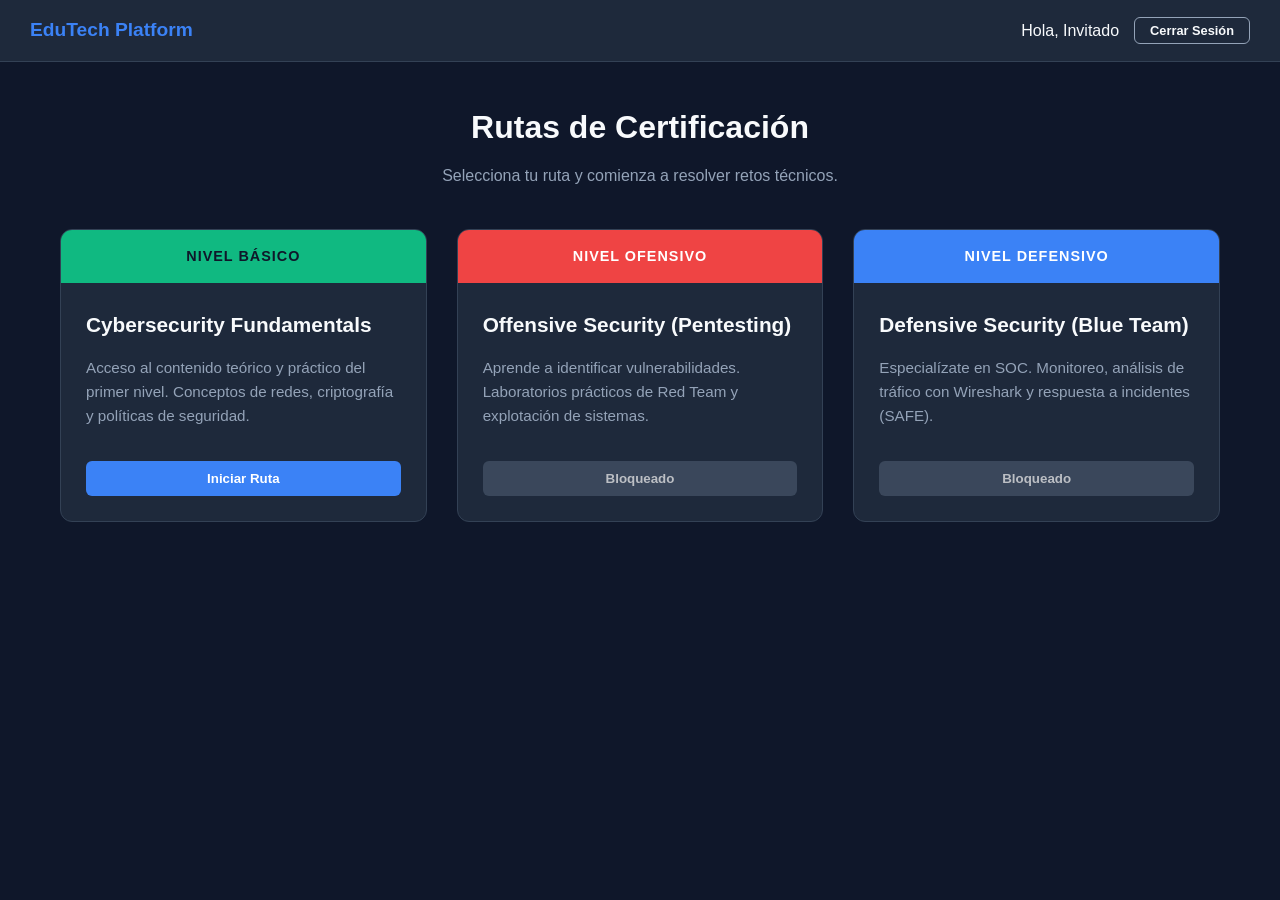
<file: catalog.html>
<!DOCTYPE html>
<html lang="es">
<head>
    <meta charset="UTF-8">
    <meta name="viewport" content="width=device-width, initial-scale=1.0">
    <title>Catálogo - CyberCert Academy</title>
    <link rel="stylesheet" href="css/styles.css">
</head>
<body>
    <nav class="navbar">
        <div class="nav-brand">EduTech Platform</div>
        <div class="nav-user">
            <span>Hola, Invitado</span>
            <button id="logoutBtn" class="btn-secondary">Cerrar Sesión</button>
        </div>
    </nav>

    <main class="catalog-container">
        <header class="catalog-header">
            <h2>Rutas de Certificación</h2>
            <p>Selecciona tu ruta y comienza a resolver retos técnicos.</p>
        </header>

        <div class="course-grid">
            <div class="course-card">
                <div class="card-header basic">Nivel Básico</div>
                <div class="card-body">
                    <h3>Cybersecurity Fundamentals</h3>
                    <p>Acceso al contenido teórico y práctico del primer nivel. Conceptos de redes, criptografía y políticas de seguridad.</p>
                    <button class="btn-primary" onclick="window.location.href='module-basic.html'">Iniciar Ruta</button>
                </div>
            </div>

            <div class="course-card">
                <div class="card-header offensive">Nivel Ofensivo</div>
                <div class="card-body">
                    <h3>Offensive Security (Pentesting)</h3>
                    <p>Aprende a identificar vulnerabilidades. Laboratorios prácticos de Red Team y explotación de sistemas.</p>
                    <button class="btn-primary btn-disabled" disabled>Bloqueado</button>
                </div>
            </div>

            <div class="course-card">
                <div class="card-header defensive">Nivel Defensivo</div>
                <div class="card-body">
                    <h3>Defensive Security (Blue Team)</h3>
                    <p>Especialízate en SOC. Monitoreo, análisis de tráfico con Wireshark y respuesta a incidentes (SAFE).</p>
                    <button class="btn-primary btn-disabled" disabled>Bloqueado</button>
                </div>
            </div>
        </div>
    </main>

    <script src="js/main.js"></script>
</body>
</html>
</file>
<file: css/styles.css>
/* Variables y Configuración Base */
:root {
    --bg-color: #0f172a;
    --card-bg: #1e293b;
    --text-primary: #f8fafc;
    --text-secondary: #94a3b8;
    --accent-color: #3b82f6;
    --accent-hover: #2563eb;
    --error-color: #ef4444;
    --success-color: #10b981;
}

* {
    margin: 0;
    padding: 0;
    box-sizing: border-box;
    font-family: 'Segoe UI', Tahoma, Geneva, Verdana, sans-serif;
}

body {
    background-color: var(--bg-color);
    color: var(--text-primary);
    line-height: 1.6;
}

/* Tipografía y Botones */
a { color: var(--accent-color); text-decoration: none; }
a:hover { text-decoration: underline; }

.btn-primary, .btn-secondary {
    width: 100%;
    padding: 10px 15px;
    border: none;
    border-radius: 6px;
    font-weight: bold;
    cursor: pointer;
    transition: background-color 0.3s ease;
}

.btn-primary { background-color: var(--accent-color); color: white; }
.btn-primary:hover { background-color: var(--accent-hover); }
.btn-secondary { background-color: transparent; border: 1px solid var(--text-secondary); color: var(--text-primary); }
.btn-secondary:hover { background-color: rgba(255, 255, 255, 0.1); }
.btn-disabled { background-color: #475569; cursor: not-allowed; opacity: 0.7; }
.btn-disabled:hover { background-color: #475569; }

/* Login Estilos */
.login-body {
    /* Fondo morado principal de la página */
    background: linear-gradient(135deg, #334155 0%, #5b21b6 100%); 
    height: 100vh;
    display: flex;
    justify-content: center;
    align-items: center;
    padding: 20px;
    margin: 0;
}

/* Contenedor principal blanco con bordes redondeados */
.split-container {
    display: flex;
    background-color: #ffffff; /* Blanco puro como en tu referencia */
    width: 900px; /* Ajustado para mantener la simetría */
    max-width: 100%;
    min-height: 520px;
    border-radius: 20px; /* Bordes semi redondos del recuadro blanco */
    box-shadow: 0 20px 40px rgba(0, 0, 0, 0.4);
    overflow: hidden;
    position: relative;
}

/* Columna Izquierda (Imagen) */
.split-left {
    flex: 1; /* Misma proporción que la columna derecha */
    display: flex;
    justify-content: flex-end; /* Empuja la imagen hacia el centro */
    align-items: stretch; /* Permite que la imagen tome la misma altura */
    padding: 80px 20px 40px 40px; /* Espaciado ajustado */
    background: none; /* Quitamos cualquier fondo anterior */
}

/* Propiedades exactas para igualar la imagen al formulario */
.split-left img {
    width: 100%;
    max-width: 350px; /* Exactamente el mismo ancho que el formulario morado */
    height:83%; /* Toma la altura disponible */
    object-fit: cover; /* Ajusta la imagen sin deformarla (hace un recorte perfecto) */
    border-radius: 20px; /* Bordes redondeados idénticos a los del formulario */
    box-shadow: 0 10px 20px rgba(0, 0, 0, 0.3); /* Sombra para darle relieve */
}

/* Columna Derecha (Formulario) */
.split-right {
    flex: 1; /* Misma proporción que la columna izquierda */
    display: flex;
    flex-direction: column;
    justify-content: center;
    align-items: flex-start; /* Empuja el formulario hacia el centro */
    padding: 40px 40px 40px 20px; /* Espaciado ajustado */
    background-color: #ffffff; /* Fondo blanco */
}

/* Asegúrate de que tu .login-box actual se vea así (mantén lo que ya tenías si es igual) */
.login-box {
    background: linear-gradient(180deg, #334155 0%, #7e22ce 100%);
    border-radius: 20px; /* Bordes redondeados del formulario */
    padding: 40px 30px;
    width: 100%;
    max-width: 350px; /* El mismo ancho que le pusimos a la imagen arriba */
    box-shadow: 0 15px 25px rgba(126, 34, 206, 0.3);
    color: white;
}

.brand-title {
    text-align: center;
    color: #fbbf24; /* Amarillo para resaltar sobre el morado */
    font-size: 1.8rem;
    margin-bottom: 5px;
    font-weight: 800;
    letter-spacing: 1px;
}

/* Subtítulo Login ajustado */
.login-box h2 {
    text-align: center;
    margin-bottom: 30px;
    font-size: 1.1rem; 
    font-weight: 400;
    letter-spacing: 2px;
    color: #e9d5ff; /* Morado claro para diferenciarlo del título */
    text-transform: uppercase;
}

/* Campos de entrada con Íconos */
.input-group {
    position: relative;
    margin-bottom: 25px;
}

.input-group i {
    position: absolute;
    left: 15px;
    top: 50%;
    transform: translateY(-50%);
    color: #fbbf24; /* Color amarillo para los íconos */
    font-size: 1.1rem;
}

.input-group input {
    width: 100%;
    padding: 12px 15px 12px 45px;
    border-radius: 8px;
    border: none;
    outline: none;
    font-size: 0.95rem;
    background-color: white;
    color: #333;
    font-weight: 500;
}

.input-group input::placeholder {
    color: #a0aec0;
}

.input-group input:focus {
    box-shadow: 0 0 0 3px rgba(251, 191, 36, 0.5); /* Resplandor amarillo al enfocar */
}

/* Fila de recordar y olvidar contraseña */
.options-row {
    display: flex;
    justify-content: space-between;
    align-items: center;
    font-size: 0.75rem;
    margin-bottom: 30px;
}

.options-row label {
    display: flex;
    align-items: center;
    gap: 8px;
    cursor: pointer;
    color: #e9d5ff;
}

.options-row input[type="checkbox"] {
    accent-color: #fbbf24;
    cursor: pointer;
}

.forgot-link {
    color: #e9d5ff;
    text-decoration: none;
    transition: color 0.3s;
}

.forgot-link:hover {
    color: white;
}

/* Botón amarillo */
.btn-login {
    width: 100%;
    background-color: #fbbf24;
    color: white;
    font-weight: 800;
    border: none;
    padding: 14px;
    border-radius: 8px;
    cursor: pointer;
    font-size: 1rem;
    transition: background 0.3s, transform 0.1s;
    letter-spacing: 1px;
}

.btn-login:hover {
    background-color: #f59e0b;
}

.btn-login:active {
    transform: scale(0.98);
}

/* Enlace inferior de registro */
.signup-text {
    margin-top: 25px;
    font-size: 0.85rem;
    color: #6b7280;
}

.signup-text a {
    color: #4c1d95;
    font-weight: 800;
    text-decoration: none;
}

.signup-text a:hover {
    text-decoration: underline;
}

/* Ajustes Responsivos para el Login */
@media (max-width: 850px) {
    .split-container {
        flex-direction: column;
        height: auto;
    }
    
    .split-left {
        display: none; /* Ocultamos la ilustración en móviles para priorizar el login */
    }
    
    .split-right {
        padding: 30px 20px;
    }
}

/* Catálogo Estilos */
.navbar {
    display: flex;
    justify-content: space-between;
    align-items: center;
    padding: 15px 30px;
    background-color: var(--card-bg);
    border-bottom: 1px solid #334155;
}
.nav-brand { font-weight: bold; font-size: 1.2rem; color: var(--accent-color); }
.nav-user { display: flex; align-items: center; gap: 15px; }
.nav-user .btn-secondary { width: auto; padding: 5px 15px; font-size: 0.8rem; }

.catalog-container { max-width: 1200px; margin: 0 auto; padding: 40px 20px; }
.catalog-header { text-align: center; margin-bottom: 40px; }
.catalog-header h2 { font-size: 2rem; margin-bottom: 10px; }
.catalog-header p { color: var(--text-secondary); }

.course-grid {
    display: grid;
    grid-template-columns: repeat(auto-fit, minmax(300px, 1fr));
    gap: 30px;
}

.course-card {
    background-color: var(--card-bg);
    border-radius: 12px;
    overflow: hidden;
    transition: transform 0.3s ease;
    border: 1px solid #334155;
}
.course-card:hover { transform: translateY(-5px); border-color: var(--accent-color); }

.card-header {
    padding: 15px;
    text-align: center;
    font-weight: bold;
    font-size: 0.9rem;
    text-transform: uppercase;
    letter-spacing: 1px;
}
.card-header.basic { background-color: var(--success-color); color: #0f172a; }
.card-header.offensive { background-color: var(--error-color); color: white; }
.card-header.defensive { background-color: var(--accent-color); color: white; }

.card-body { padding: 25px; }
.card-body h3 { margin-bottom: 15px; font-size: 1.3rem; }
.card-body p { color: var(--text-secondary); font-size: 0.95rem; margin-bottom: 25px; height: 80px; }

/* Responsive Adjustments */
@media (max-width: 768px) {
    .navbar { flex-direction: column; gap: 15px; }
    .catalog-header h2 { font-size: 1.5rem; }
}

/* =========================================
   ESTILOS DEL MÓDULO DE APRENDIZAJE
   ========================================= */
.module-layout {
    display: grid;
    grid-template-columns: 250px 1fr;
    min-height: calc(100vh - 70px);
    background-color: var(--bg-color);
}

/* Menú Lateral */
.module-sidebar {
    background-color: var(--card-bg);
    border-right: 1px solid #334155;
    padding: 20px 0;
}

.module-sidebar h3 {
    color: var(--text-secondary);
    font-size: 0.9rem;
    text-transform: uppercase;
    padding: 0 20px;
    margin-bottom: 15px;
    letter-spacing: 1px;
}

.module-menu {
    list-style: none;
}

.module-menu li {
    padding: 15px 20px;
    cursor: pointer;
    color: var(--text-primary);
    border-left: 4px solid transparent;
    transition: all 0.3s ease;
}

.module-menu li:hover {
    background-color: rgba(59, 130, 246, 0.1);
}

.module-menu li.active {
    background-color: rgba(59, 130, 246, 0.2);
    border-left: 4px solid var(--accent-color);
    font-weight: bold;
    color: var(--accent-color);
}

.module-menu i {
    margin-right: 10px;
    width: 20px;
    text-align: center;
}

/* Área de Contenido principal */
.module-content {
    padding: 40px;
    max-width: 900px;
    margin: 0 auto;
    text-align: center;
}

.module-content h2 {
    color: #fbbf24;
    margin-bottom: 15px;
    font-size: 1.8rem;
    text-align: center;
}

.module-content p {
    text-align: center;
}

.video-container {
    margin-top: 20px;
}

/* Elementos Multimedia y Laboratorio */
.video-placeholder {
    width: 100%;
    height: 350px;
    background-color: #0f172a;
    border: 2px dashed #334155;
    border-radius: 12px;
    display: flex;
    flex-direction: column;
    justify-content: center;
    align-items: center;
    margin: 20px 0;
    color: var(--text-secondary);
}

.resource-links { margin-top: 20px; }
.resource-links .btn-secondary { display: inline-block; width: auto; }

.lab-terminal {
    background-color: #000;
    color: #0f0; /* Verde terminal */
    padding: 20px;
    border-radius: 8px;
    font-family: 'Courier New', Courier, monospace;
    margin-top: 20px;
    border: 1px solid #333;
    overflow-x: auto;
}

/* Examen */
.exam-form {
    background-color: var(--card-bg);
    padding: 30px;
    border-radius: 12px;
    margin-top: 20px;
    border: 1px solid #334155;
}

.question-block {
    margin-bottom: 25px;
}

.question-block p {
    margin-bottom: 10px;
    font-size: 1.1rem;
}

.question-block label {
    display: block;
    padding: 8px 0;
    cursor: pointer;
    color: var(--text-secondary);
}

.exam-result {
    margin-top: 20px;
    padding: 20px;
    border-radius: 8px;
    text-align: center;
    font-weight: bold;
}

.result-pass { background-color: rgba(16, 185, 129, 0.2); color: var(--success-color); border: 1px solid var(--success-color); }
.result-fail { background-color: rgba(239, 68, 68, 0.2); color: var(--error-color); border: 1px solid var(--error-color); }

/* Ajuste Responsivo */
@media (max-width: 768px) {
    .module-layout { grid-template-columns: 1fr; }
    .module-sidebar { border-right: none; border-bottom: 1px solid #334155; }
    .module-content { padding: 20px; }
}
</file>
